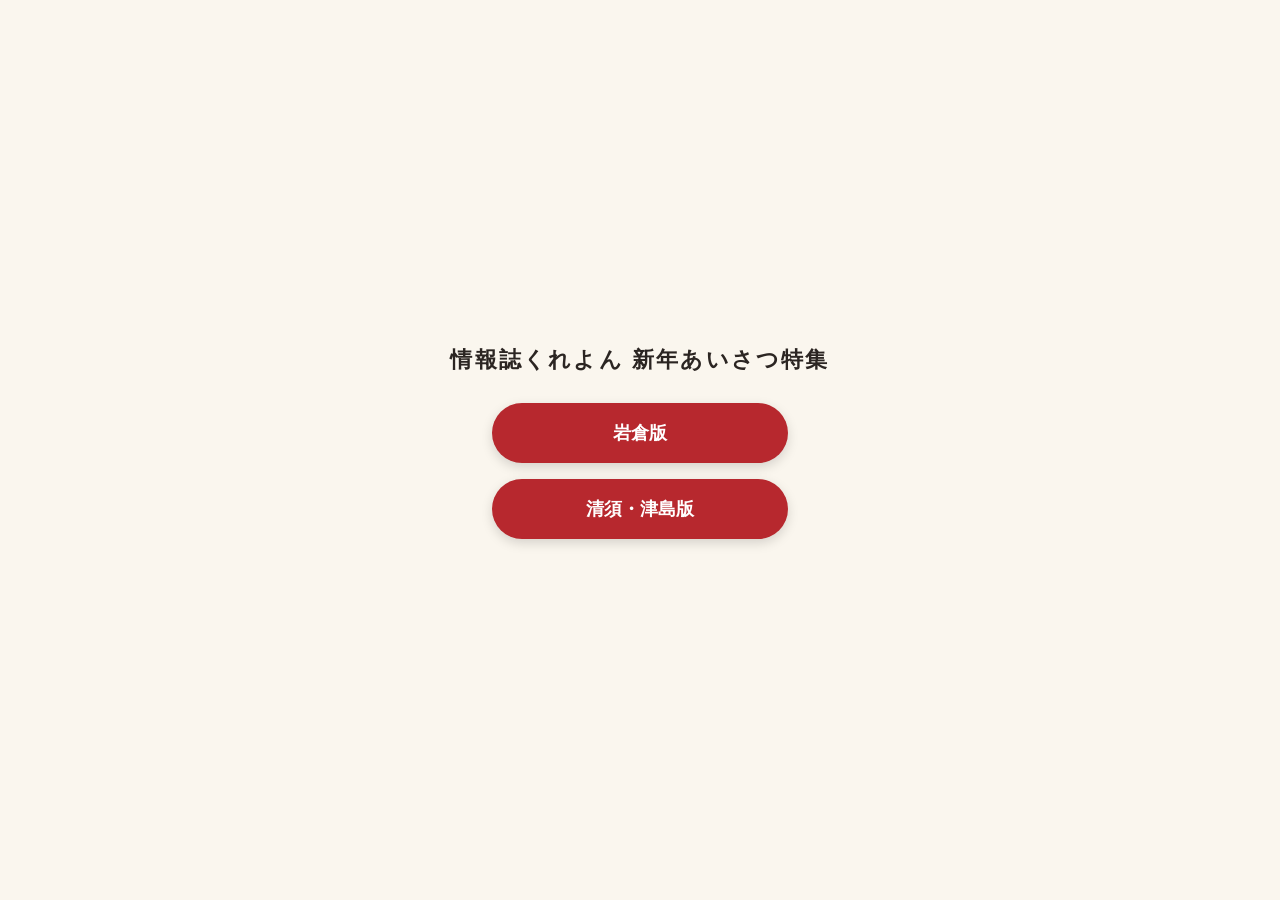
<file: index.html>
<!DOCTYPE html>
<html lang="ja">
<head>
  <meta charset="UTF-8">
  <meta name="viewport" content="width=device-width, initial-scale=1.0">
  <title>情報誌くれよん 新年あいさつ特集</title>
  <style>
    body { margin: 0; min-height: 100vh; display: flex; align-items: center; justify-content: center; background: #FAF6EE; color: #2B2522;
      font-family: 'Hiragino Kaku Gothic ProN', 'Yu Gothic', 'Noto Sans JP', sans-serif; }
    main { text-align: center; padding: 40px 16px; }
    h1 { font-size: 22px; margin: 0 0 28px; letter-spacing: .1em; }
    a { display: block; width: 260px; margin: 0 auto 16px; padding: 18px; border-radius: 999px; background: #B7282E; color: #fff;
      font-weight: 700; font-size: 18px; text-decoration: none; box-shadow: 0 4px 12px rgba(0,0,0,.15); }
    a:hover { background: #8E1B20; }
  </style>
</head>
<body>
  <main>
    <h1>情報誌くれよん 新年あいさつ特集</h1>
    <a href="iwakura/">岩倉版</a>
    <a href="kiyosu-tsushima/">清須・津島版</a>
  </main>
</body>
</html>
</file>
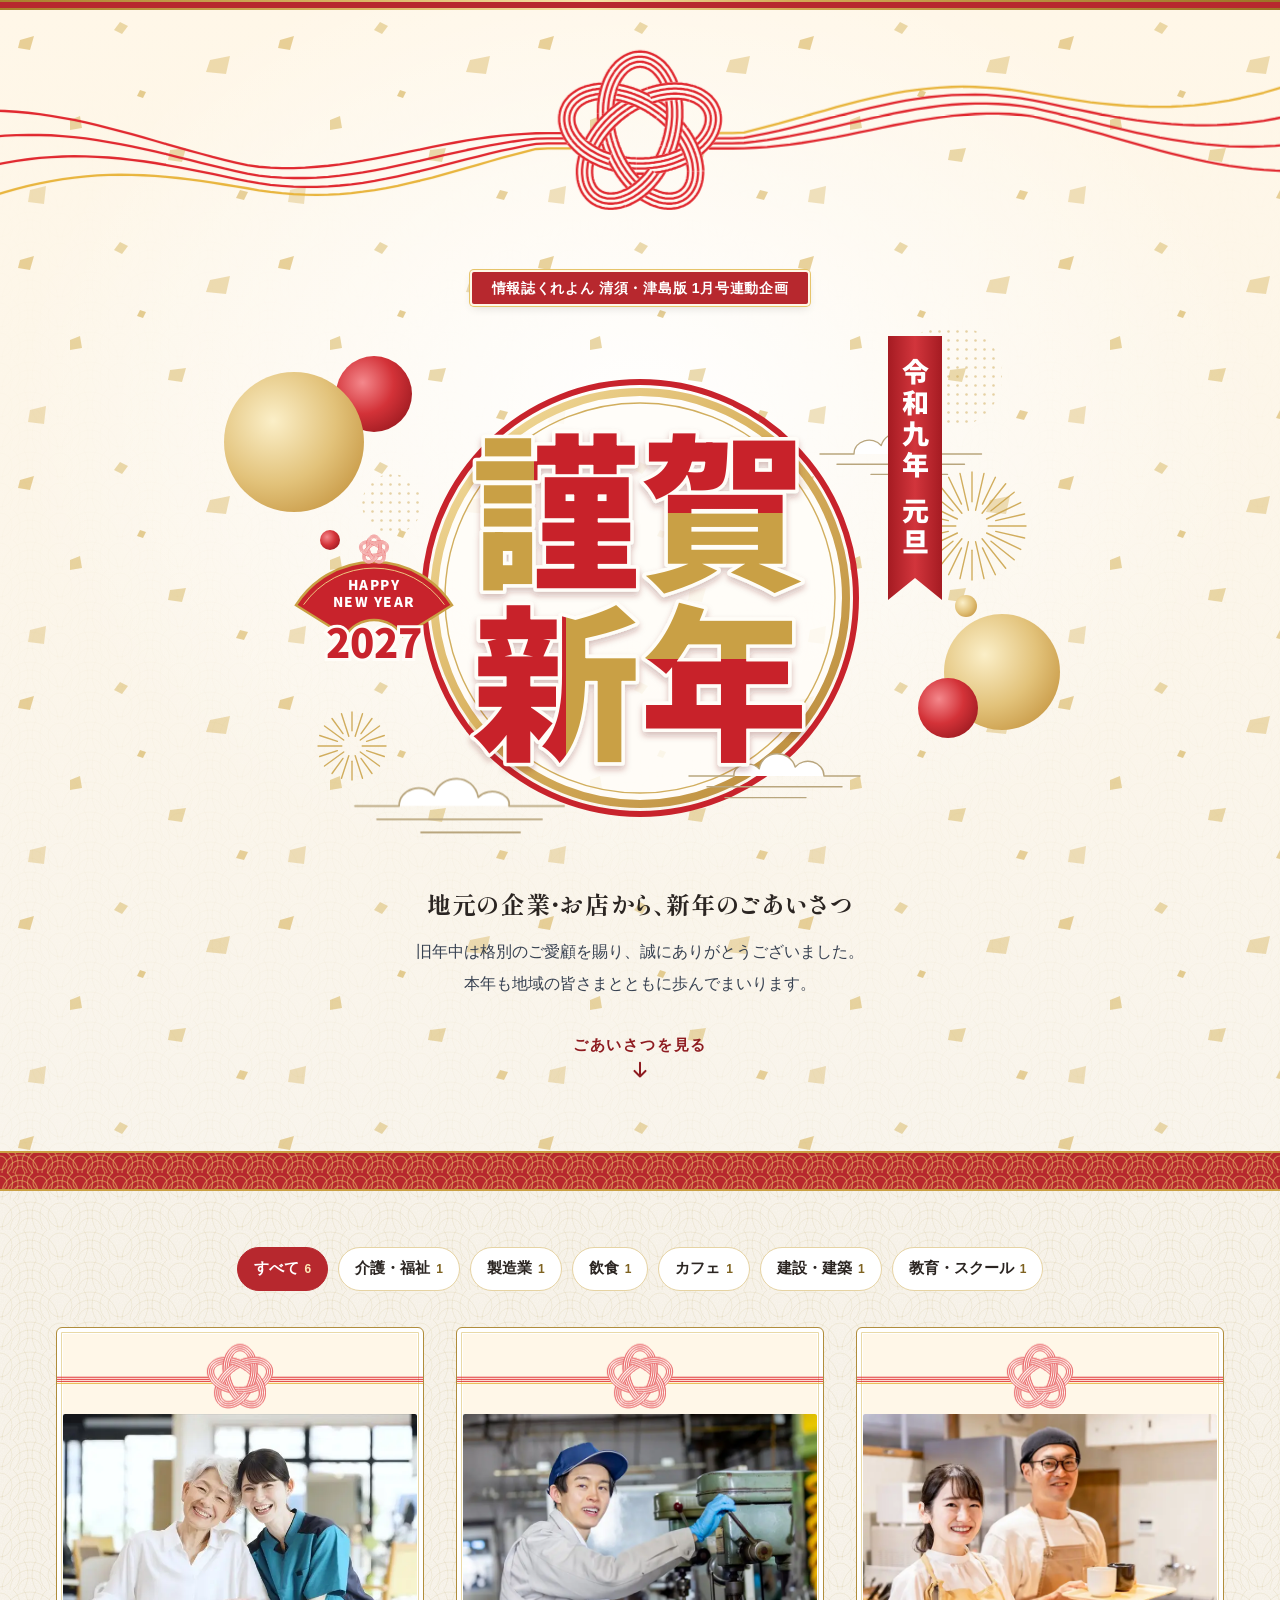
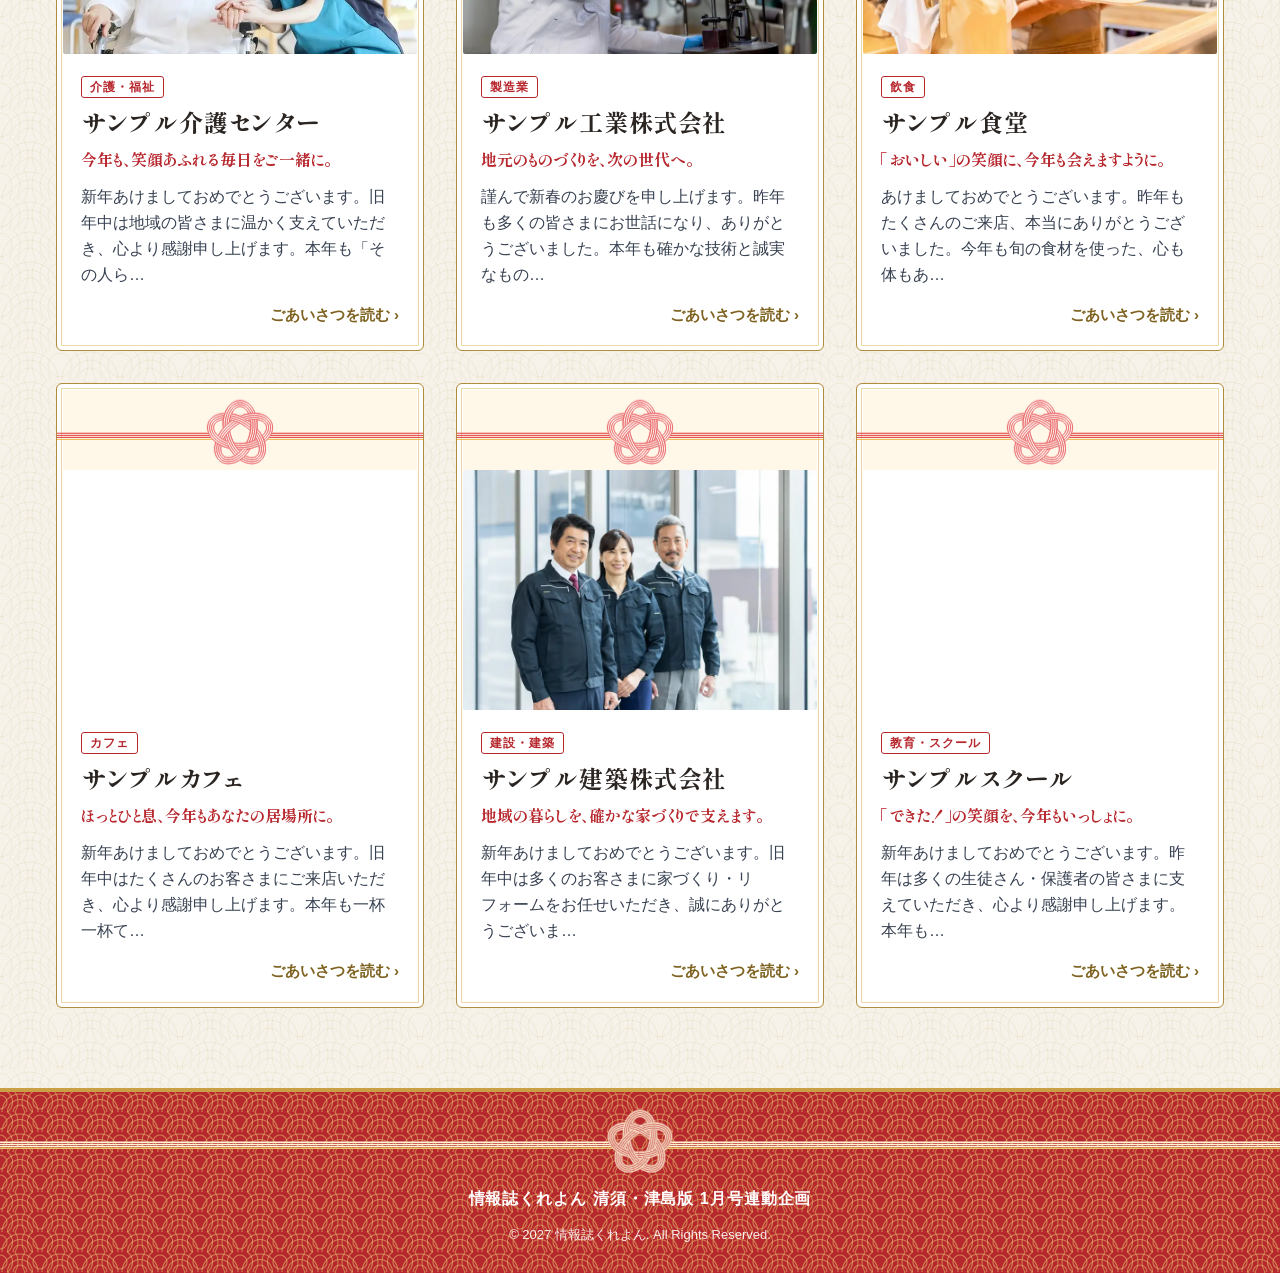
<file: kiyosu-tsushima-test/index.html>
<!DOCTYPE html>
<html lang="ja">
<head>
  <meta charset="UTF-8">
  <meta name="viewport" content="width=device-width, initial-scale=1.0">
  <title>謹賀新年 地元の企業・お店から、新年のごあいさつ｜情報誌くれよん 清須・津島版</title>
  <meta name="description" content="地元の企業・お店から、新年のごあいさつ。情報誌くれよん 清須・津島版 1月号連動企画">
  <meta name="robots" content="noindex, nofollow"><!-- 確認用（検索に出さない） -->
  <meta name="theme-color" content="#B7282E">
  <!-- LINE・SNSで送ったときの表示（画像のURLは公開先に合わせる） -->
  <meta property="og:type" content="website">
  <meta property="og:site_name" content="情報誌くれよん">
  <meta property="og:title" content="謹賀新年 地元の企業・お店から、新年のごあいさつ">
  <meta property="og:description" content="情報誌くれよん 清須・津島版 1月号連動企画">
  <meta property="og:url" content="https://kcreate-kureyon202701.github.io/kureyon-nenga-2027/kiyosu-tsushima-test/">
  <meta property="og:image" content="https://kcreate-kureyon202701.github.io/kureyon-nenga-2027/kiyosu-tsushima-test/og.png">
  <meta property="og:image:width" content="1200">
  <meta property="og:image:height" content="630">
  <meta property="og:locale" content="ja_JP">
  <meta name="twitter:card" content="summary_large_image">
  <link rel="icon" href="favicon.svg" type="image/svg+xml">
  <link rel="icon" href="favicon-32.png" sizes="32x32" type="image/png">
  <link rel="apple-touch-icon" href="apple-touch-icon.png">
  <link rel="preconnect" href="https://fonts.googleapis.com">
  <link rel="preconnect" href="https://fonts.gstatic.com" crossorigin>
  <link rel="preconnect" href="https://docs.google.com" crossorigin>
  <link rel="stylesheet" href="style.css?v=20261125b">
  <script>
    // 開いた瞬間の動きは、この端末で最初に開いたときだけ（2回目・「動きを減らす」設定ならすぐ表示）
    (function (h) {
      h.classList.add('js');
      try {
        var calm = window.matchMedia && matchMedia('(prefers-reduced-motion: reduce)').matches;
        if (!calm && !sessionStorage.getItem('nenga-intro')) { h.classList.add('intro'); sessionStorage.setItem('nenga-intro', '1'); }
      } catch (e) {}
    })(document.documentElement);
  </script>
  <script src="sheet-config.js?v=20261125b"></script>
  <script src="data.js?v=20261125b"></script>
  <script src="mizuhiki.js?v=20261125b"></script>
  <script src="common.js?v=20261125b"></script>
</head>
<body class="antialiased min-h-screen flex flex-col">

  <div class="obi"></div>
  <header class="hero relative overflow-hidden text-center px-4 pb-10 md:pb-16">
    <div class="kinpaku" aria-hidden="true"></div>
    <!-- 金の紙吹雪（ゆっくり舞い落ちる） -->
    <div class="confetti" aria-hidden="true"><i></i><i></i><i></i><i></i><i></i><i></i><i></i><i></i><i></i><i></i><i></i><i></i></div>

    <!-- 水引：左右から紐が伸びて、真ん中で梅結び -->
    <div id="heroMizuhiki" class="relative -mx-4 pt-3 md:pt-5 mb-6 md:mb-8 h-[130px] md:h-[230px]"></div>

    <div class="relative">
      <span data-site="badge" class="hero-badge inline-block bg-shu text-white font-bold px-5 py-1.5 rounded-sm text-xs md:text-sm tracking-wider mb-8 shadow-md"></span>
      <h1 id="title" class="max-w-[760px] mx-auto mb-6 md:mb-8 aspect-[760/520]"></h1>
      <p data-site="subtitle" class="font-mincho font-bold text-xl md:text-2xl mb-4 tracking-wider"></p>
      <p data-site="lead" class="text-base text-gray-700 leading-loose"></p>
      <a href="#list-top" class="scroll-hint intro-up">
        <span>ごあいさつを見る</span>
        <svg viewBox="0 0 24 24" width="22" height="22" aria-hidden="true"><path d="M12 4v15m0 0-6-6m6 6 6-6" fill="none" stroke="currentColor" stroke-width="2.2" stroke-linecap="round" stroke-linejoin="round"/></svg>
      </a>
    </div>
  </header>
  <div class="seigaiha-red h-8 md:h-10 border-y-2 border-kin"></div>

  <main id="list-top" class="max-w-[1200px] w-full mx-auto px-4 pt-10 md:pt-14 pb-20 flex-grow">
    <nav id="filters" class="filters" aria-label="業種でしぼりこむ" hidden></nav>
    <div id="list" class="grid grid-cols-1 md:grid-cols-2 xl:grid-cols-3 gap-8"></div>
  </main>

  <footer id="foot" hidden class="seigaiha-red text-white border-t-4 border-kin"></footer>

  <script>
  (function () {
    var html = document.documentElement;
    var listEl = document.getElementById('list');

    // ---- トップの大見出し（データを待たずにすぐ出す） ----
    var cached = readCache();
    if (cached && cached.site) window.SITE = Object.assign({}, window.SITE || {}, cached.site);
    var heroSig = '';
    function renderHero() {
      var S = window.SITE || {}, sig = [S.year, S.title, S.yearJa].join('|');
      fillSite();
      document.title = (S.title || '') + ' ' + (S.subtitle || '');
      if (sig === heroSig) return;
      heroSig = sig;
      document.getElementById('title').innerHTML = nengaLogoSVG(S.year, S.title || '', S.yearJa);
    }
    document.getElementById('heroMizuhiki').innerHTML = awajiSVG({ cls: 'h-full', wave: true });
    renderHero();
    document.getElementById('foot').innerHTML = footerHtml();
    if (!cached) listEl.innerHTML = '<div class="col-span-full">' + loaderHtml() + '</div>';

    // ---- 開いた瞬間の動き（約4秒）。画面を触ったら、すぐ終わりの状態に ----
    if (html.classList.contains('intro')) {
      var endIntro = function () {
        html.classList.add('intro-skip'); html.classList.remove('intro');
        ['pointerdown', 'keydown', 'wheel', 'touchstart'].forEach(function (t) { removeEventListener(t, endIntro, true); });
      };
      ['pointerdown', 'keydown', 'wheel', 'touchstart'].forEach(function (t) { addEventListener(t, endIntro, { capture: true, passive: true }); });
    }

    // ---- 紙吹雪は、トップが見えている間だけ動かす ----
    var conf = document.querySelector('.confetti');
    if ('IntersectionObserver' in window) new IntersectionObserver(function (e) { conf.classList.toggle('paused', !e[0].isIntersecting); }).observe(document.querySelector('.hero'));

    // ---- 会社のカード ----
    var filter = 'すべて';
    function cardHtml(c) {
      return '<article class="card card-rv" data-cat="' + esc(c.category) + '">' +
        '<a href="company.html?id=' + encodeURIComponent(c.id) + pv() + '" class="card-link" data-id="' + esc(c.id) + '">' +
          '<div class="card-noshi">' + noshiHtml() + '</div>' +
          '<div class="card-photo">' + photoHtml(c.photo, c.companyName) + staffHtml(c) + '</div>' +
          '<div class="flex flex-col flex-grow px-6 pt-5 pb-6">' +
            (c.category ? '<div class="mb-2"><span class="hanko">' + esc(c.category) + '</span></div>' : '') +
            '<h2 class="font-mincho font-extrabold text-xl md:text-2xl leading-snug mb-2 tracking-wide">' + esc(c.companyName) + '</h2>' +
            (c.catchphrase ? '<p class="font-mincho font-bold text-shu text-base leading-relaxed mb-3">' + esc(c.catchphrase) + '</p>' : '') +
            '<p class="text-base text-gray-700 leading-relaxed flex-grow">' + esc(shortText(c.message, 60)) + '</p>' +
            '<p class="card-more">ごあいさつを読む <span aria-hidden="true">›</span></p>' +
          '</div>' +
        '</a></article>';
    }
    function renderFilters(list) {
      var nav = document.getElementById('filters'), cats = [];
      list.forEach(function (c) { if (c.category && cats.indexOf(c.category) < 0) cats.push(c.category); });
      if (cats.length < 2) { nav.hidden = true; filter = 'すべて'; return; }
      if (filter !== 'すべて' && cats.indexOf(filter) < 0) filter = 'すべて';
      nav.hidden = false;
      nav.innerHTML = ['すべて'].concat(cats).map(function (k) {
        var n = k === 'すべて' ? list.length : list.filter(function (c) { return c.category === k; }).length;
        return '<button type="button" class="chip" aria-pressed="' + (k === filter) + '" data-cat="' + esc(k) + '">' + esc(k) + '<span class="chip-n">' + n + '</span></button>';
      }).join('');
    }
    function applyFilter(animate) {
      var i = 0;
      [].forEach.call(listEl.querySelectorAll('.card'), function (el) {
        var show = filter === 'すべて' || el.getAttribute('data-cat') === filter;
        el.hidden = !show;
        if (show && animate && !REDUCED) {
          el.classList.remove('is-in');
          el.style.setProperty('--d', Math.min(i++, 8) * 60 + 'ms');
          void el.offsetWidth; // いったん最初の状態にもどしてから
          el.classList.add('is-in');
        }
      });
    }
    document.getElementById('filters').addEventListener('click', function (e) {
      var b = e.target.closest('.chip'); if (!b) return;
      filter = b.getAttribute('data-cat');
      [].forEach.call(this.querySelectorAll('.chip'), function (x) { x.setAttribute('aria-pressed', String(x === b)); });
      applyFilter(true);
    });

    // カードの写真が、そのまま会社ページの写真につながって見えるように（対応ブラウザのみ）
    function markPhoto(id) {
      [].forEach.call(listEl.querySelectorAll('.card-photo img'), function (img) { img.style.viewTransitionName = ''; });
      var a = listEl.querySelector('.card-link[data-id="' + id + '"] .card-photo img');
      if (a) a.style.viewTransitionName = 'photo';
    }
    listEl.addEventListener('click', function (e) {
      var a = e.target.closest('.card-link'); if (!a) return;
      markPhoto(a.getAttribute('data-id'));
      try { sessionStorage.setItem('nenga-last', a.getAttribute('data-id')); } catch (x) {}
    });

    function renderList() {
      var list = window.COMPANIES || [];
      renderFilters(list);
      listEl.innerHTML = list.map(cardHtml).join('');
      applyFilter(false);
      try { var last = sessionStorage.getItem('nenga-last'); if (last) markPhoto(last); } catch (x) {}
      revealOnScroll(listEl.querySelectorAll('.card'), 110);
      document.getElementById('foot').hidden = false; // 一覧が出てからフッターを出す（下の部分がガタッと動かないように）
    }

    withData(function () {
      renderHero();
      document.getElementById('foot').innerHTML = footerHtml();
      renderList();
    });
  })();
  </script>
</body>
</html>
</file>
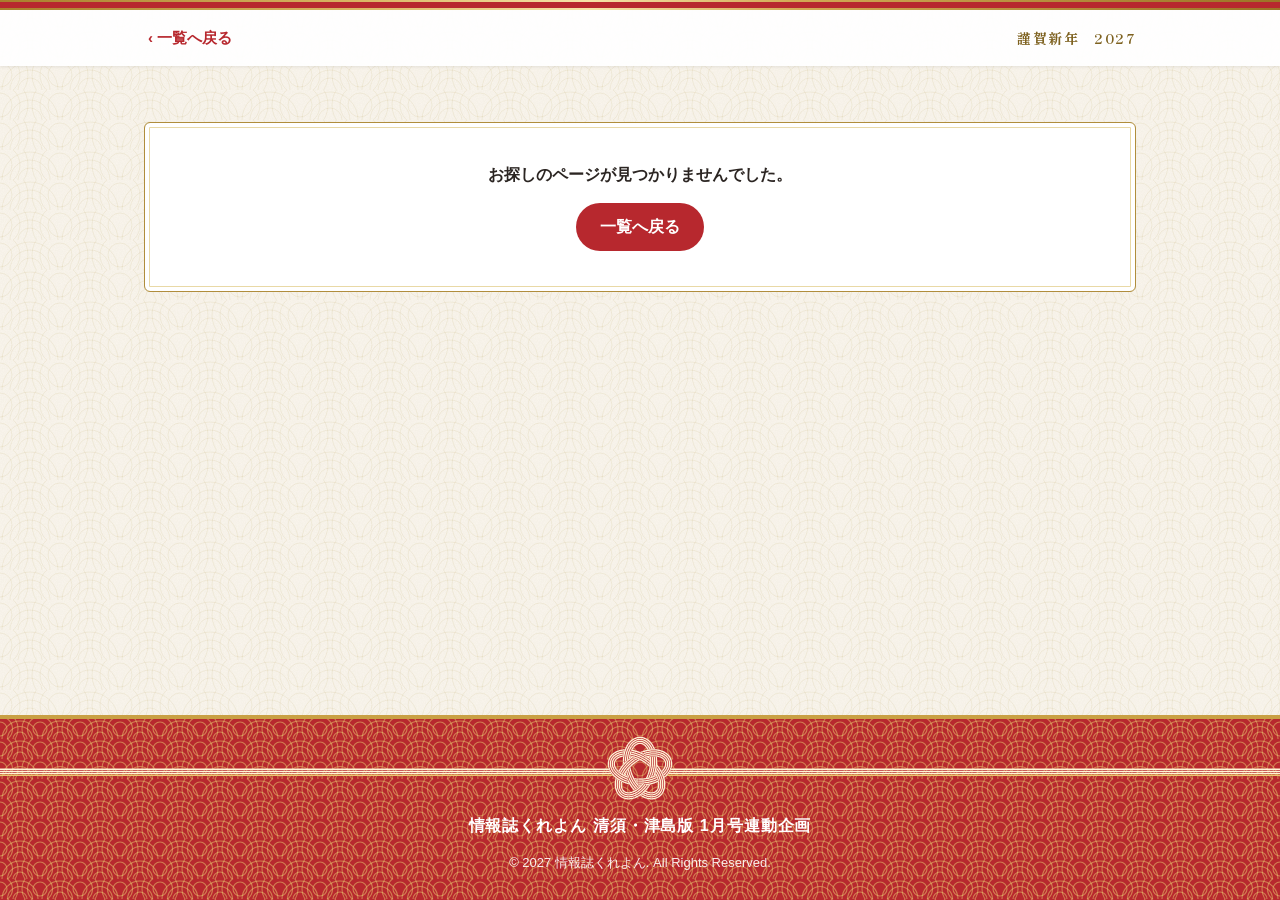
<file: kiyosu-tsushima-test/company.html>
<!DOCTYPE html>
<html lang="ja">
<head>
  <meta charset="UTF-8">
  <meta name="viewport" content="width=device-width, initial-scale=1.0">
  <title>新年のごあいさつ｜情報誌くれよん 清須・津島版</title>
  <meta name="description" content="地元の企業・お店から、新年のごあいさつ。情報誌くれよん 清須・津島版 1月号連動企画">
  <meta name="robots" content="noindex, nofollow"><!-- 確認用（検索に出さない） -->
  <meta name="theme-color" content="#B7282E">
  <!-- LINE・SNSで送ったときの表示（会社ページも共通の画像と文になります） -->
  <meta property="og:type" content="article">
  <meta property="og:site_name" content="情報誌くれよん">
  <meta property="og:title" content="新年のごあいさつ｜地元の企業・お店から">
  <meta property="og:description" content="情報誌くれよん 清須・津島版 1月号連動企画">
  <meta property="og:image" content="https://kcreate-kureyon202701.github.io/kureyon-nenga-2027/kiyosu-tsushima-test/og.png">
  <meta property="og:image:width" content="1200">
  <meta property="og:image:height" content="630">
  <meta property="og:locale" content="ja_JP">
  <meta name="twitter:card" content="summary_large_image">
  <link rel="icon" href="favicon.svg" type="image/svg+xml">
  <link rel="icon" href="favicon-32.png" sizes="32x32" type="image/png">
  <link rel="apple-touch-icon" href="apple-touch-icon.png">
  <link rel="preconnect" href="https://fonts.googleapis.com">
  <link rel="preconnect" href="https://fonts.gstatic.com" crossorigin>
  <link rel="preconnect" href="https://docs.google.com" crossorigin>
  <link rel="preconnect" href="https://drive.google.com" crossorigin>
  <link rel="stylesheet" href="style.css?v=20261125b">
  <script>document.documentElement.classList.add('js');</script>
  <script src="sheet-config.js?v=20261125b"></script>
  <script src="data.js?v=20261125b"></script>
  <script src="mizuhiki.js?v=20261125b"></script>
  <script src="common.js?v=20261125b"></script>
</head>
<body class="antialiased min-h-screen flex flex-col">

  <header class="site-head">
    <div class="obi"></div>
    <div class="max-w-5xl mx-auto px-4 h-14 flex items-center justify-between">
      <a href="index.html" class="back-link">‹ 一覧へ戻る</a>
      <div id="headTitle" class="font-mincho text-sm font-bold text-kin-dark hidden md:block tracking-widest"></div>
    </div>
  </header>

  <main id="page" class="max-w-5xl w-full mx-auto px-4 py-10 md:py-14 flex-grow">
    <!-- 読み込み中（すぐ出る。真っ白にしない） -->
    <div class="loader" role="status" aria-live="polite">
      <svg class="loader-knot" viewBox="-24 -24 48 48" aria-hidden="true"><g fill="#D8434A" stroke="#9E1F25" stroke-width="1"><circle cx="0" cy="-10.5" r="9.5"/><circle cx="10" cy="-3.2" r="9.5"/><circle cx="6.2" cy="8.5" r="9.5"/><circle cx="-6.2" cy="8.5" r="9.5"/><circle cx="-10" cy="-3.2" r="9.5"/></g><circle r="5" fill="#F3D27A"/></svg>
      <p>読み込み中…</p>
    </div>
  </main>

  <footer id="foot" hidden class="seigaiha-red text-white border-t-4 border-kin"></footer>

  <script>
  (function () {
    if (IS_PREVIEW) document.querySelectorAll('a[href="index.html"]').forEach(function (a) { a.href = 'index.html?preview=1'; });
    var page = document.getElementById('page');
    var id = new URLSearchParams(location.search).get('id');

    // 見出し（両わきに金の線と梅）。狭い画面では線を短くして1行に収める
    function heading(text) {
      return '<h2 class="ume-heading font-mincho font-extrabold"><span class="line"></span>' + umeIcon('ume') + '<span class="ume-text">' + esc(text) + '</span>' + umeIcon('ume') + '<span class="line r"></span></h2>';
    }
    function tableBlock(title, rows) {
      if (!rows || !rows.length) return '';
      return '<section><h2 class="sub-heading font-mincho font-extrabold">' + esc(title) + '</h2>' +
        '<div class="tbl-box"><table class="w-full text-base"><tbody>' + tableHtml(rows) + '</tbody></table></div></section>';
    }
    function freeBlock(title, text) {
      if (!text) return '';
      return '<section><h2 class="sub-heading font-mincho font-extrabold">' + esc(title || 'お知らせ') + '</h2>' +
        '<div class="bg-white kin-frame rounded-md p-6 text-base leading-loose whitespace-pre-line">' + esc(text) + '</div></section>';
    }
    function btn(href, label, cls, icon) {
      return '<a href="' + esc(href) + '" target="_blank" rel="noopener" class="big-btn ' + cls + '">' + (icon || '') + '<span>' + esc(label) + '</span></a>';
    }
    var IG_ICON = '<svg class="w-6 h-6 shrink-0" viewBox="0 0 24 24" fill="none" stroke="currentColor" stroke-width="2" aria-hidden="true"><rect x="3" y="3" width="18" height="18" rx="5"/><circle cx="12" cy="12" r="4"/><circle cx="17.5" cy="6.5" r="1" fill="currentColor" stroke="none"/></svg>';
    var TEL_ICON = '<svg class="w-6 h-6 shrink-0" viewBox="0 0 24 24" fill="none" stroke="currentColor" stroke-width="2" stroke-linejoin="round" aria-hidden="true"><path d="M5 3h4l2 5-2.5 1.5a11 11 0 0 0 6 6L16 13l5 2v4a2 2 0 0 1-2 2A16 16 0 0 1 3 5a2 2 0 0 1 2-2z"/></svg>';
    var MAP_ICON = '<svg class="w-6 h-6 shrink-0" viewBox="0 0 24 24" fill="none" stroke="currentColor" stroke-width="2" stroke-linejoin="round" aria-hidden="true"><path d="M12 21s-7-6.2-7-11.5a7 7 0 0 1 14 0C19 14.8 12 21 12 21z"/><circle cx="12" cy="9.5" r="2.5"/></svg>';

    function render() {
      var S = window.SITE || {};
      var foot = document.getElementById('foot'); foot.innerHTML = footerHtml(); foot.hidden = false;
      document.getElementById('headTitle').textContent = (S.title || '') + '　' + (S.year || '');
      var list = window.COMPANIES || [];
      var idx = -1;
      list.forEach(function (x, i) { if (String(x.id) === id) idx = i; });
      var c = list[idx];

      if (!c) {
        page.innerHTML = '<section class="bg-white kin-frame rounded-md p-10 text-center">' +
          '<p class="font-bold mb-4">お探しのページが見つかりませんでした。</p>' +
          '<a href="index.html' + (IS_PREVIEW ? '?preview=1' : '') + '" class="inline-block bg-shu text-white font-bold px-6 py-3 rounded-full">一覧へ戻る</a></section>';
        return;
      }
      document.title = c.companyName + '｜新年のごあいさつ｜情報誌くれよん';

      // 電話・地図（シートに値がある会社だけ）
      var addr = '';
      (c.overview || []).forEach(function (r) { if (/所在地|住所/.test(r[0]) && r[1]) addr = r[1]; });
      var tel = (c.tel || '').trim();
      var quick = (tel ? '<a class="quick-btn" href="tel:' + esc(tel.replace(/[^0-9+]/g, '')) + '">' + TEL_ICON + '<span><b>電話する</b><small>' + esc(tel) + '</small></span></a>' : '') +
        (addr ? '<a class="quick-btn" href="https://www.google.com/maps/search/?api=1&amp;query=' + encodeURIComponent(addr.replace(/\n/g, ' ')) + '" target="_blank" rel="noopener">' + MAP_ICON + '<span><b>地図で見る</b><small>Googleマップ</small></span></a>' : '');

      // 新春のお知らせ
      var news = (c.news || []).map(function (n) {
        return '<div class="bg-white kin-frame rounded-md p-6 news-card">' +
          '<h3 class="font-mincho font-extrabold text-lg mb-2 flex items-start gap-2"><span class="text-shu" aria-hidden="true">◆</span><span>' + esc(n.title) + '</span></h3>' +
          '<p class="text-base text-gray-700 leading-relaxed whitespace-pre-line">' + esc(n.text) + '</p></div>';
      }).join('');

      var extra = c.extraType === 'free' ? freeBlock(c.freeTitle, c.freeText) : tableBlock('求人情報', c.recruit);
      var tables = extra + tableBlock('会社情報', c.overview);

      var btns = (c.url ? btn(c.url, S.linkButton || 'ホームページを見る', 'bg-shu') : '') +
        (c.instagram ? btn(c.instagram, 'Instagramを見る', 'btn-insta', IG_ICON) : '') +
        (c.recruitUrl ? btn(c.recruitUrl, '求人情報はこちら', 'btn-recruit') : '');

      // あいさつ文：一行ずつ（パソコンは縦書きで筆で書くように、スマホは一段落ずつ）
      var lines = String(c.message || '').split('\n').map(function (l, i) {
        return '<span class="ln" style="--i:' + i + '">' + (l.trim() ? esc(l) : '　') + '</span>';
      }).join('');
      var signText = esc(c.companyName) + ((c.staffRole || c.staffName) ? '<br>' + esc(c.staffRole) + '　' + esc(c.staffName) : '');
      // パソコンでは、縦書きの横の空いたところに写真と署名を置く
      var sidePhoto = c.staffPhoto
        ? '<img src="' + esc(String(c.staffPhoto).replace(/&sz=w\d+$/, '&sz=w400')) + '" alt="' + esc((c.staffRole || '') + ' ' + (c.staffName || '')) + '" width="176" height="176" loading="lazy" class="greet-face">'
        : (c.photo ? '<div class="greet-photo">' + photoHtml(c.photo, c.companyName, '', { sizes: '260px' }) + '</div>' : '');

      var nav = '';
      if (list.length > 1) {
        var prev = list[(idx - 1 + list.length) % list.length], next = list[(idx + 1) % list.length];
        nav = '<nav class="pn" aria-label="ほかの会社のごあいさつ">' +
          '<a class="pn-a" href="company.html?id=' + encodeURIComponent(prev.id) + pv() + '"><small>‹ 前の会社</small><span>' + esc(prev.companyName) + '</span></a>' +
          '<a class="pn-a pn-next" href="company.html?id=' + encodeURIComponent(next.id) + pv() + '"><small>次の会社 ›</small><span>' + esc(next.companyName) + '</span></a>' +
          '</nav>';
      }

      page.innerHTML =
        '<div class="-mx-4 md:mx-0 mb-6">' + noshiHtml('lg') + '</div>' +
        '<section class="text-center mb-8">' +
          (c.category ? '<div class="mb-3"><span class="hanko">' + esc(c.category) + '</span></div>' : '') +
          '<h1 class="font-mincho font-extrabold text-3xl md:text-5xl tracking-wider leading-tight mb-3">' + esc(c.companyName) + '</h1>' +
          (c.catchphrase ? '<p class="font-mincho font-bold text-shu text-lg md:text-2xl">' + esc(c.catchphrase) + '</p>' : '') +
        '</section>' +
        '<section class="bg-white kin-frame rounded-md p-[6px] ' + (quick ? 'mb-6' : 'mb-14') + '">' +
          '<div class="h-64 md:h-[26rem] relative rounded-sm overflow-hidden">' + photoHtml(c.photo, c.companyName, '', { eager: true, vt: 'photo', sizes: '(min-width: 1024px) 1000px, 100vw' }) + staffHtml(c, 'lg') + '</div>' +
        '</section>' +
        (quick ? '<div class="quick">' + quick + '</div>' : '') +
        '<section class="mb-16">' + heading('新年のごあいさつ') +
          '<div class="bg-white kin-frame rounded-md overflow-hidden">' +
            '<div class="mx-[6px] mt-[6px] bg-kinari">' + noshiHtml() + '</div>' +
            '<div class="greet px-6 py-8 md:p-12">' +
              (sidePhoto ? '<div class="greet-side">' + sidePhoto + '<p class="greet-sign font-mincho">' + signText + '</p></div>' : '') +
              '<div class="tategaki-box font-mincho font-medium' + (sidePhoto ? ' has-side' : '') + '">' +
                '<p class="greet-lines">' + lines + '</p>' +
                '<p class="greet-sign-in font-mincho">' + signText + '</p>' +
              '</div>' +
            '</div>' +
          '</div>' +
        '</section>' +
        (news ? '<section class="mb-16">' + heading('新春のお知らせ') + '<div class="grid grid-cols-1 md:grid-cols-3 gap-6">' + news + '</div></section>' : '') +
        (tables ? '<div class="grid grid-cols-1 md:grid-cols-2 gap-10 mb-16">' + tables + '</div>' : '') +
        (btns ? '<section class="flex flex-col md:flex-row flex-wrap items-stretch justify-center gap-4 w-full max-w-sm md:max-w-none mx-auto mb-16">' + btns + '</section>' : '') +
        nav +
        '<p class="text-center mt-10"><a href="index.html' + (IS_PREVIEW ? '?preview=1' : '') + '" class="back-btn">ごあいさつの一覧へ戻る</a></p>';

      revealOnScroll(page.querySelectorAll('.greet-lines'), 0);
      revealOnScroll(page.querySelectorAll('.news-card'), 120);
    }

    withData(render, { now: true });
  })();
  </script>
</body>
</html>
</file>
<file: kiyosu-tsushima-test/style.css>
/*! tailwindcss v3.4.5 | MIT License | https://tailwindcss.com*/*,:after,:before{box-sizing:border-box;border:0 solid #e5e7eb}:after,:before{--tw-content:""}:host,html{line-height:1.5;-webkit-text-size-adjust:100%;-moz-tab-size:4;-o-tab-size:4;tab-size:4;font-family:Hiragino Sans,Hiragino Kaku Gothic ProN,Noto Sans CJK JP,Yu Gothic,Meiryo,sans-serif;font-feature-settings:normal;font-variation-settings:normal;-webkit-tap-highlight-color:transparent}body{margin:0;line-height:inherit}hr{height:0;color:inherit;border-top-width:1px}abbr:where([title]){-webkit-text-decoration:underline dotted;text-decoration:underline dotted}h1,h2,h3,h4,h5,h6{font-size:inherit;font-weight:inherit}a{color:inherit;text-decoration:inherit}b,strong{font-weight:bolder}code,kbd,pre,samp{font-family:ui-monospace,SFMono-Regular,Menlo,Monaco,Consolas,Liberation Mono,Courier New,monospace;font-feature-settings:normal;font-variation-settings:normal;font-size:1em}small{font-size:80%}sub,sup{font-size:75%;line-height:0;position:relative;vertical-align:initial}sub{bottom:-.25em}sup{top:-.5em}table{text-indent:0;border-color:inherit;border-collapse:collapse}button,input,optgroup,select,textarea{font-family:inherit;font-feature-settings:inherit;font-variation-settings:inherit;font-size:100%;font-weight:inherit;line-height:inherit;letter-spacing:inherit;color:inherit;margin:0;padding:0}button,select{text-transform:none}button,input:where([type=button]),input:where([type=reset]),input:where([type=submit]){-webkit-appearance:button;background-color:initial;background-image:none}:-moz-focusring{outline:auto}:-moz-ui-invalid{box-shadow:none}progress{vertical-align:initial}::-webkit-inner-spin-button,::-webkit-outer-spin-button{height:auto}[type=search]{-webkit-appearance:textfield;outline-offset:-2px}::-webkit-search-decoration{-webkit-appearance:none}::-webkit-file-upload-button{-webkit-appearance:button;font:inherit}summary{display:list-item}blockquote,dd,dl,figure,h1,h2,h3,h4,h5,h6,hr,p,pre{margin:0}fieldset{margin:0}fieldset,legend{padding:0}menu,ol,ul{list-style:none;margin:0;padding:0}dialog{padding:0}textarea{resize:vertical}input::-moz-placeholder,textarea::-moz-placeholder{opacity:1;color:#9ca3af}input::placeholder,textarea::placeholder{opacity:1;color:#9ca3af}[role=button],button{cursor:pointer}:disabled{cursor:default}audio,canvas,embed,iframe,img,object,svg,video{display:block;vertical-align:middle}img,video{max-width:100%;height:auto}[hidden]{display:none}*,::backdrop,:after,:before{--tw-border-spacing-x:0;--tw-border-spacing-y:0;--tw-translate-x:0;--tw-translate-y:0;--tw-rotate:0;--tw-skew-x:0;--tw-skew-y:0;--tw-scale-x:1;--tw-scale-y:1;--tw-pan-x: ;--tw-pan-y: ;--tw-pinch-zoom: ;--tw-scroll-snap-strictness:proximity;--tw-gradient-from-position: ;--tw-gradient-via-position: ;--tw-gradient-to-position: ;--tw-ordinal: ;--tw-slashed-zero: ;--tw-numeric-figure: ;--tw-numeric-spacing: ;--tw-numeric-fraction: ;--tw-ring-inset: ;--tw-ring-offset-width:0px;--tw-ring-offset-color:#fff;--tw-ring-color:#3b82f680;--tw-ring-offset-shadow:0 0 #0000;--tw-ring-shadow:0 0 #0000;--tw-shadow:0 0 #0000;--tw-shadow-colored:0 0 #0000;--tw-blur: ;--tw-brightness: ;--tw-contrast: ;--tw-grayscale: ;--tw-hue-rotate: ;--tw-invert: ;--tw-saturate: ;--tw-sepia: ;--tw-drop-shadow: ;--tw-backdrop-blur: ;--tw-backdrop-brightness: ;--tw-backdrop-contrast: ;--tw-backdrop-grayscale: ;--tw-backdrop-hue-rotate: ;--tw-backdrop-invert: ;--tw-backdrop-opacity: ;--tw-backdrop-saturate: ;--tw-backdrop-sepia: ;--tw-contain-size: ;--tw-contain-layout: ;--tw-contain-paint: ;--tw-contain-style: }.absolute{position:absolute}.relative{position:relative}.bottom-3{bottom:.75rem}.right-4{right:1rem}.z-10{z-index:10}.col-span-full{grid-column:1/-1}.-mx-4{margin-left:-1rem;margin-right:-1rem}.mx-\[6px\]{margin-left:6px;margin-right:6px}.mx-auto{margin-left:auto;margin-right:auto}.-mt-3{margin-top:-.75rem}.mb-14{margin-bottom:3.5rem}.mb-16{margin-bottom:4rem}.mb-2{margin-bottom:.5rem}.mb-3{margin-bottom:.75rem}.mb-4{margin-bottom:1rem}.mb-6{margin-bottom:1.5rem}.mb-8{margin-bottom:2rem}.mt-10{margin-top:2.5rem}.mt-\[6px\]{margin-top:6px}.inline-block{display:inline-block}.flex{display:flex}.table{display:table}.grid{display:grid}.hidden{display:none}.aspect-\[760\/520\]{aspect-ratio:760/520}.h-14{height:3.5rem}.h-16{height:4rem}.h-24{height:6rem}.h-6{height:1.5rem}.h-64{height:16rem}.h-8{height:2rem}.h-\[130px\]{height:130px}.h-auto{height:auto}.h-full{height:100%}.min-h-screen{min-height:100vh}.w-16{width:4rem}.w-2\/5{width:40%}.w-24{width:6rem}.w-6{width:1.5rem}.w-full{width:100%}.max-w-5xl{max-width:64rem}.max-w-\[1200px\]{max-width:1200px}.max-w-\[760px\]{max-width:760px}.max-w-sm{max-width:24rem}.shrink-0{flex-shrink:0}.flex-grow{flex-grow:1}.transform{transform:translate(var(--tw-translate-x),var(--tw-translate-y)) rotate(var(--tw-rotate)) skewX(var(--tw-skew-x)) skewY(var(--tw-skew-y)) scaleX(var(--tw-scale-x)) scaleY(var(--tw-scale-y))}.grid-cols-1{grid-template-columns:repeat(1,minmax(0,1fr))}.flex-col{flex-direction:column}.flex-wrap{flex-wrap:wrap}.items-start{align-items:flex-start}.items-end{align-items:flex-end}.items-center{align-items:center}.items-stretch{align-items:stretch}.justify-center{justify-content:center}.justify-between{justify-content:space-between}.gap-10{gap:2.5rem}.gap-2{gap:.5rem}.gap-4{gap:1rem}.gap-6{gap:1.5rem}.gap-8{gap:2rem}.overflow-hidden{overflow:hidden}.overflow-visible{overflow:visible}.whitespace-nowrap{white-space:nowrap}.whitespace-pre-line{white-space:pre-line}.break-words{overflow-wrap:break-word}.rounded-2xl{border-radius:1rem}.rounded-full{border-radius:9999px}.rounded-md{border-radius:.375rem}.rounded-sm{border-radius:.125rem}.border-4{border-width:4px}.border-y-2{border-top-width:2px;border-bottom-width:2px}.border-t-4{border-top-width:4px}.border-white{--tw-border-opacity:1;border-color:rgb(255 255 255/var(--tw-border-opacity))}.bg-white{--tw-bg-opacity:1;background-color:rgb(255 255 255/var(--tw-bg-opacity))}.object-cover{-o-object-fit:cover;object-fit:cover}.p-10{padding:2.5rem}.p-6{padding:1.5rem}.p-\[6px\]{padding:6px}.px-3{padding-left:.75rem;padding-right:.75rem}.px-4{padding-left:1rem;padding-right:1rem}.px-5{padding-left:1.25rem;padding-right:1.25rem}.px-6{padding-left:1.5rem;padding-right:1.5rem}.py-1{padding-top:.25rem;padding-bottom:.25rem}.py-1\.5{padding-top:.375rem;padding-bottom:.375rem}.py-10{padding-top:2.5rem;padding-bottom:2.5rem}.py-3{padding-top:.75rem;padding-bottom:.75rem}.py-3\.5{padding-top:.875rem;padding-bottom:.875rem}.py-8{padding-top:2rem;padding-bottom:2rem}.pb-10{padding-bottom:2.5rem}.pb-20{padding-bottom:5rem}.pb-6{padding-bottom:1.5rem}.pt-10{padding-top:2.5rem}.pt-3{padding-top:.75rem}.pt-5{padding-top:1.25rem}.text-left{text-align:left}.text-center{text-align:center}.align-top{vertical-align:top}.text-3xl{font-size:1.875rem;line-height:2.25rem}.text-\[10px\]{font-size:10px}.text-base{font-size:1rem;line-height:1.5rem}.text-lg{font-size:1.125rem;line-height:1.75rem}.text-sm{font-size:.875rem;line-height:1.25rem}.text-xl{font-size:1.25rem;line-height:1.75rem}.text-xs{font-size:.75rem;line-height:1rem}.font-black{font-weight:900}.font-bold{font-weight:700}.font-extrabold{font-weight:800}.font-medium{font-weight:500}.leading-loose{line-height:2}.leading-relaxed{line-height:1.625}.leading-snug{line-height:1.375}.leading-tight{line-height:1.25}.tracking-\[0\.4em\]{letter-spacing:.4em}.tracking-wide{letter-spacing:.025em}.tracking-wider{letter-spacing:.05em}.tracking-widest{letter-spacing:.1em}.text-\[\#8E6B2A\]{--tw-text-opacity:1;color:rgb(142 107 42/var(--tw-text-opacity))}.text-gray-700{--tw-text-opacity:1;color:rgb(55 65 81/var(--tw-text-opacity))}.text-white{--tw-text-opacity:1;color:rgb(255 255 255/var(--tw-text-opacity))}.antialiased{-webkit-font-smoothing:antialiased;-moz-osx-font-smoothing:grayscale}.shadow-lg{--tw-shadow:0 10px 15px -3px #0000001a,0 4px 6px -4px #0000001a;--tw-shadow-colored:0 10px 15px -3px var(--tw-shadow-color),0 4px 6px -4px var(--tw-shadow-color)}.shadow-lg,.shadow-md{box-shadow:var(--tw-ring-offset-shadow,0 0 #0000),var(--tw-ring-shadow,0 0 #0000),var(--tw-shadow)}.shadow-md{--tw-shadow:0 4px 6px -1px #0000001a,0 2px 4px -2px #0000001a;--tw-shadow-colored:0 4px 6px -1px var(--tw-shadow-color),0 2px 4px -2px var(--tw-shadow-color)}.filter{filter:var(--tw-blur) var(--tw-brightness) var(--tw-contrast) var(--tw-grayscale) var(--tw-hue-rotate) var(--tw-invert) var(--tw-saturate) var(--tw-sepia) var(--tw-drop-shadow)}:root{--shu:#b7282e;--shu-dark:#8e1b20;--kin:#b08d3c;--kin-dark:#7e6220;--kin-light:#e9d9a6;--kin-line:#e6d3a3;--kin-grad:linear-gradient(115deg,#a97f2c,#d9b663 28%,#f6e4a8 46%,#d2aa55 62%,#9c7426);--kinari:#fff7e8;--washi:#faf6ee;--sumi:#2b2522;--th-bg:#fbf3e1;--th-text:#6e521a;--ease:cubic-bezier(.2,.7,.2,1)}html{scroll-behavior:smooth;-webkit-text-size-adjust:100%}body{background-color:var(--washi);background-image:url("data:image/svg+xml;charset=utf-8,%3Csvg xmlns='http://www.w3.org/2000/svg' width='180' height='180'%3E%3Cfilter id='a'%3E%3CfeTurbulence baseFrequency='.85' numOctaves='3' stitchTiles='stitch' type='fractalNoise'/%3E%3CfeColorMatrix values='0 0 0 0 .45 0 0 0 0 .36 0 0 0 0 .2 0 0 0 .09 0'/%3E%3C/filter%3E%3Cpath d='M0 0h180v180H0z' filter='url(%23a)'/%3E%3C/svg%3E"),url("data:image/svg+xml;charset=utf-8,%3Csvg xmlns='http://www.w3.org/2000/svg' width='60' height='30'%3E%3Cg fill='none' stroke='%23B08D3C' stroke-opacity='.11'%3E%3Ccircle cx='30' cy='30' r='28'/%3E%3Ccircle cx='30' cy='30' r='20'/%3E%3Ccircle cx='30' cy='30' r='12'/%3E%3Ccircle cy='15' r='28'/%3E%3Ccircle cy='15' r='20'/%3E%3Ccircle cy='15' r='12'/%3E%3Ccircle cx='60' cy='15' r='28'/%3E%3Ccircle cx='60' cy='15' r='20'/%3E%3Ccircle cx='60' cy='15' r='12'/%3E%3C/g%3E%3C/svg%3E");color:var(--sumi);font-family:Hiragino Sans,Hiragino Kaku Gothic ProN,Noto Sans CJK JP,Yu Gothic,Meiryo,sans-serif;overflow-x:hidden}.font-mincho{font-family:Shippori Mincho B1,Hiragino Mincho ProN,Yu Mincho,serif;font-feature-settings:"palt"}.text-shu{color:var(--shu)}.text-kin{color:var(--kin)}.text-kin-dark{color:var(--kin-dark)}.bg-shu{background-color:var(--shu)}.bg-kinari{background-color:var(--kinari)}.border-kin{border-color:#c9a044}:focus-visible{outline:3px solid #c9a044;outline-offset:3px;border-radius:4px}.kin-frame{border:1px solid var(--kin);box-shadow:inset 0 0 0 4px #fff,inset 0 0 0 5px var(--kin-light)}.obi{height:10px;background:var(--kin-grad) top /100% 2px no-repeat,var(--kin-grad) bottom /100% 2px no-repeat,var(--shu)}.hanko{display:inline-block;border:1.5px solid var(--shu);color:var(--shu);background:#fff;font-weight:700;font-size:12px;padding:1px 8px;border-radius:3px;letter-spacing:.08em}.placeholder{background:radial-gradient(circle at 50% 45%,#e2474d 0 18%,#0000 18.5%),linear-gradient(160deg,#f6ebd2,#ead7a8)}.kinpaku{position:absolute;inset:0;pointer-events:none;background-image:url("data:image/svg+xml;charset=utf-8,%3Csvg xmlns='http://www.w3.org/2000/svg' width='260' height='220'%3E%3Cg fill='%23D4AF52'%3E%3Cpath d='m20 30 14-4-4 14-12-2z' opacity='.55'/%3E%3Cpath d='m120 12 8 4-6 8-8-4z' opacity='.45'/%3E%3Cpath d='m210 50 20-4-4 18-20-2z' opacity='.4'/%3E%3Cpath d='m70 110 10-4 2 12-12 2z' opacity='.5'/%3E%3Cpath d='m170 140 16-2-4 14-14-2z' opacity='.45'/%3E%3Cpath d='m240 180 8 2-4 8-8-2z' opacity='.55'/%3E%3Cpath d='m30 180 16-4-2 18-16-2z' opacity='.35'/%3E%3Cpath d='m140 80 6 2-3 6-6-2z' opacity='.6'/%3E%3C/g%3E%3C/svg%3E")}.hero{background:radial-gradient(ellipse 70% 60% at 50% 35%,#fffffff2 0,#fff0 70%),linear-gradient(180deg,var(--kinari) 0,#faf6ee99 100%)}.hero-badge{box-shadow:0 0 0 2px var(--kinari),0 0 0 3px #e6c46b,0 4px 10px #0000001f}.seigaiha-red{background-color:var(--shu);background-image:url("data:image/svg+xml;charset=utf-8,%3Csvg xmlns='http://www.w3.org/2000/svg' width='40' height='20'%3E%3Cg fill='none' stroke='%23E6C46B' stroke-opacity='.55' stroke-width='1.1'%3E%3Ccircle cx='20' cy='20' r='18'/%3E%3Ccircle cx='20' cy='20' r='12.5'/%3E%3Ccircle cx='20' cy='20' r='7'/%3E%3Ccircle cy='10' r='18'/%3E%3Ccircle cy='10' r='12.5'/%3E%3Ccircle cy='10' r='7'/%3E%3Ccircle cx='40' cy='10' r='18'/%3E%3Ccircle cx='40' cy='10' r='12.5'/%3E%3Ccircle cx='40' cy='10' r='7'/%3E%3C/g%3E%3C/svg%3E")}.sp-br{display:inline}@media (min-width:768px){.sp-br{display:none}}@media (max-width:767px){[data-site=lead],[data-site=subtitle]{text-wrap:balance}}.scroll-hint{display:inline-flex;flex-direction:column;align-items:center;gap:2px;margin-top:1.75rem;color:var(--shu-dark);font-weight:700;font-size:15px;letter-spacing:.12em;text-decoration:none;padding:6px 14px}.scroll-hint svg{animation:bob 2.2s var(--ease) infinite}@keyframes bob{0%,to{transform:translateY(0)}50%{transform:translateY(6px)}}.filters{display:flex;flex-wrap:wrap;justify-content:center;gap:8px 10px;margin:0 auto 2.25rem;max-width:900px}.chip{display:inline-flex;align-items:center;gap:6px;min-height:44px;padding:6px 16px;border-radius:999px;background:#fff;border:1.5px solid var(--kin-line);color:var(--sumi);font-size:15px;transition:background-color .25s,color .25s,border-color .25s;cursor:pointer}.chip,.chip-n{font-weight:700}.chip-n{font-size:12px;color:var(--kin-dark)}.chip[aria-pressed=true]{background:var(--shu);border-color:var(--shu);color:#fff}.chip[aria-pressed=true] .chip-n{color:#fce7b5}@media (hover:hover){.chip:hover{border-color:var(--kin)}}.card{background:#fff;border-radius:6px;overflow:hidden;border:1px solid var(--kin);box-shadow:inset 0 0 0 4px #fff,inset 0 0 0 5px var(--kin-light);position:relative;transition:transform .5s var(--ease),box-shadow .5s var(--ease)}.card,.card-link{display:flex;flex-direction:column}.card-link{height:100%;text-decoration:none;color:inherit;-webkit-tap-highlight-color:transparent}.card-noshi{margin:6px 6px 0;padding-top:8px;background:var(--kinari);position:relative}.card-noshi svg{overflow:visible}.card-noshi .mz-knot{transform-box:fill-box;transform-origin:center;transition:transform .5s var(--ease)}.card-photo{position:relative;height:14rem;margin:0 6px;border-radius:2px;overflow:hidden}@media (min-width:768px){.card-photo{height:15rem}}.card-photo>img{transition:transform .9s var(--ease)}.card-more{text-align:right;font-size:15px;font-weight:700;color:var(--kin-dark);margin-top:1rem;transition:color .3s}@media (hover:hover){.card:hover{transform:translateY(-4px);box-shadow:inset 0 0 0 4px #fff,inset 0 0 0 5px var(--kin-light),0 18px 40px -12px #b08d3c8c}.card:hover .card-noshi .mz-knot{transform:scale(1.22)}.card:hover .card-photo>img{transform:scale(1.04)}.card:hover .card-more{color:var(--shu-dark)}}.card:active .card-noshi .mz-knot{transform:scale(1.22)}.card:active .card-photo>img{transform:scale(1.04)}.js .card-rv{opacity:0;transform:translateY(22px) rotate(-.6deg)}.js .card-rv.is-in{opacity:1;transform:none;transition:opacity .8s var(--ease) var(--d,0ms),transform .9s var(--ease) var(--d,0ms),box-shadow .5s var(--ease)}@media (hover:hover){.js .card-rv.is-in:hover{transform:translateY(-4px);transition-delay:0ms}}.loader{display:flex;flex-direction:column;align-items:center;justify-content:center;gap:14px;min-height:40vh;color:var(--kin-dark);font-weight:700;letter-spacing:.2em;font-size:15px}.loader-knot{width:64px;height:64px;animation:spin 2.8s linear infinite}@keyframes spin{to{transform:rotate(1turn)}}.site-head{position:sticky;top:0;z-index:50;background:#fffffff2;box-shadow:0 1px 3px #00000014}.back-link{font-size:15px;padding:10px 4px}.back-btn,.back-link{color:var(--shu);font-weight:700}.back-btn{display:inline-block;border:1.5px solid var(--shu);padding:12px 28px;border-radius:999px;background:#fff}.ume-heading{display:flex;align-items:center;justify-content:center;gap:.45em;margin-bottom:2rem;font-size:clamp(1.25rem,5.2vw,1.875rem);letter-spacing:.14em}.ume-heading .ume-text{white-space:nowrap}.ume-heading .ume{width:1.05em;height:1.05em;flex-shrink:0}.ume-heading .line{flex:0 1 5em;min-width:0;height:1.5px;background:linear-gradient(90deg,#0000,var(--kin))}.ume-heading .line.r{background:linear-gradient(270deg,#0000,var(--kin))}@media (max-width:420px){.ume-heading .line{flex-basis:1.6em}}.sub-heading{font-size:1.25rem;margin-bottom:1rem;color:var(--shu);letter-spacing:.12em}.quick{display:grid;grid-template-columns:repeat(auto-fit,minmax(150px,1fr));gap:12px;margin-bottom:3.5rem}.quick-btn{display:flex;align-items:center;justify-content:center;gap:10px;min-height:64px;padding:10px 16px;background:#fff;border:1.5px solid var(--shu);color:var(--shu);border-radius:12px;text-decoration:none}.quick-btn b{display:block;font-size:17px;line-height:1.3}.quick-btn small{display:block;font-size:13px;color:var(--sumi);line-height:1.3}.quick-btn:active{background:#fdf1ee}@media (hover:hover){.quick-btn:hover{background:#fdf1ee}}.tbl-box{background:#fff;border-radius:6px;overflow:hidden;border:1px solid var(--kin-line)}.tbl-row{border-bottom:1px solid #efe3c4}.tbl-row:last-child{border-bottom:0}.tbl-th{background:var(--th-bg);color:var(--th-text)}.big-btn{display:inline-flex;align-items:center;justify-content:center;gap:8px;color:#fff;font-weight:700;font-size:1.125rem;padding:1rem 2.5rem;border-radius:999px;box-shadow:0 10px 20px -8px #00000059;transition:opacity .3s}.big-btn:hover{opacity:.9}.btn-insta{background:linear-gradient(45deg,#f09433,#e6683c 25%,#dc2743 50%,#cc2366 75%,#bc1888)}.btn-recruit{background:linear-gradient(180deg,#b08d3c,#8a6a22)}.pn{display:grid;grid-template-columns:1fr 1fr;gap:12px}.pn-a{display:flex;flex-direction:column;gap:2px;padding:14px 16px;background:#fff;border:1px solid var(--kin-line);border-radius:8px;min-height:64px}.pn-a small{color:var(--kin-dark);font-weight:700;font-size:13px}.pn-a span{font-family:Shippori Mincho B1,serif;font-weight:700;font-size:16px;line-height:1.4}.pn-next{text-align:right}@media (hover:hover){.pn-a:hover{border-color:var(--kin)}}.tategaki-box{line-height:2.1;font-size:17px}.greet-lines .ln{display:block}.greet-side{display:none}.greet-sign-in{font-weight:700;margin-top:2rem;text-align:right}@media (min-width:768px){.greet{justify-content:center;gap:3.5rem}.greet,.greet-side{display:flex;align-items:center}.greet-side{flex-direction:column;gap:1.25rem;flex-shrink:0}.greet-face{width:176px;height:176px;border-radius:50%;-o-object-fit:cover;object-fit:cover;border:5px solid #fff;box-shadow:0 0 0 1px var(--kin),0 12px 28px -10px #00000059}.greet-photo{width:220px;height:280px;overflow:hidden;border-radius:3px;border:5px solid #fff;box-shadow:0 0 0 1px var(--kin),0 12px 28px -10px #0000004d;transform:rotate(-1.2deg)}.greet-sign{font-weight:700;text-align:center;line-height:1.8;letter-spacing:.1em}.tategaki-box{writing-mode:vertical-rl;height:30rem;overflow-x:auto;line-height:2.3;letter-spacing:.1em;font-size:18px;margin:0 auto;width:-moz-fit-content;width:fit-content;max-width:100%}.tategaki-box.has-side{margin:0}.tategaki-box.has-side .greet-sign-in{display:none}.greet-sign-in{margin-top:0;margin-right:2.5rem;text-align:left}}.js .greet-lines .ln{opacity:0;transform:translateY(10px)}.js .greet-lines.is-in .ln{opacity:1;transform:none;transition:opacity 1s var(--ease),transform 1.1s var(--ease);transition-delay:calc(min(var(--i), 14)*.17s)}@media (min-width:768px){.js .greet-lines .ln{transform:translateY(-14px)}}.js .news-card{opacity:0;transform:translateY(16px)}.js .news-card.is-in{opacity:1;transform:none;transition:opacity .8s var(--ease) var(--d,0ms),transform .9s var(--ease) var(--d,0ms)}@view-transition{navigation:auto}::view-transition-group(photo){animation-duration:.5s;animation-timing-function:cubic-bezier(.3,.7,.2,1)}::view-transition-new(root),::view-transition-old(root){animation-duration:.3s}.foot-inner{text-align:center;padding:1rem 1rem 1.75rem}.foot-knot{margin:0 -1rem}.foot-badge{font-weight:700;font-size:16px;letter-spacing:.06em;line-height:1.6;margin-top:.5rem}.foot-link{display:inline-block;margin-top:.9rem;padding:10px 22px;border:1.5px solid #fff3d6d9;border-radius:999px;color:#fff;font-weight:700;font-size:15px}.foot-copy{margin-top:.9rem;font-size:13px;color:#ffffffe6}.intro .mz-l{animation:tailL 1.9s cubic-bezier(.25,.8,.25,1) both}.intro .mz-r{animation:tailR 1.9s cubic-bezier(.25,.8,.25,1) both}.intro .mz-knot{animation:knotIn 1.1s var(--ease) 1.25s both;transform-box:fill-box;transform-origin:center}@keyframes tailL{0%{transform:translateX(-1300px)}to{transform:none}}@keyframes tailR{0%{transform:translateX(1300px)}to{transform:none}}@keyframes knotIn{0%{opacity:0;transform:scale(.5) rotate(-50deg)}70%{opacity:1;transform:scale(1.06) rotate(4deg)}to{opacity:1;transform:none}}.intro .ng-deco,.intro .ng-rib{animation:fadeIn 1.4s ease .4s both}.intro .ng-ch{animation:chIn 1s var(--ease) both;animation-delay:calc(1.7s + var(--i)*.38s);transform-box:fill-box;transform-origin:center}@keyframes chIn{0%{opacity:0;transform:translateY(22px) scale(.88)}60%{opacity:1}to{opacity:1;transform:none}}.ng-shine{opacity:0;animation:shineLoop 7s ease-in-out 1.2s infinite}.intro .ng-shine{animation-delay:3.7s}@keyframes shineLoop{0%{opacity:0;transform:skewX(-18deg) translateX(-140px)}3%{opacity:1}15%{opacity:1}18%,to{opacity:0;transform:skewX(-18deg) translateX(580px)}}.ng-spark{opacity:0;transform-box:fill-box;transform-origin:center;animation:twinkle var(--t,3s) ease-in-out var(--dl,0s) infinite}.intro .ng-spark{animation-delay:calc(var(--dl, 0s) + 3.4s)}@keyframes twinkle{0%,to{opacity:0;transform:scale(.2) rotate(0deg)}45%{opacity:1;transform:scale(1) rotate(45deg)}60%{opacity:.9;transform:scale(.85) rotate(60deg)}}.ng-halo{opacity:0;transform-box:fill-box;transform-origin:center}.intro .ng-halo{animation:halo 1.6s ease-out 3.4s both}@keyframes halo{0%{opacity:.85;transform:scale(.9)}to{opacity:0;transform:scale(1.18)}}.intro .scroll-hint.intro-up{animation:upIn .8s var(--ease) 3.8s both}@keyframes fadeIn{0%{opacity:0}to{opacity:1}}@keyframes upIn{0%{opacity:0;transform:translateY(10px)}to{opacity:1;transform:none}}.intro-skip .intro-up,.intro-skip .mz-knot,.intro-skip .mz-l,.intro-skip .mz-r,.intro-skip .ng-ch,.intro-skip .ng-deco,.intro-skip .ng-halo,.intro-skip .ng-rib{animation:none!important}.confetti{position:absolute;inset:0;overflow:hidden;pointer-events:none}.confetti i{position:absolute;top:-24px;width:9px;height:7px;background:var(--kin-grad);opacity:.75;clip-path:polygon(0 18%,100% 0,86% 100%,8% 84%);will-change:transform;animation:fall var(--t,14s) linear var(--dl,0s) infinite}.confetti.paused i{animation-play-state:paused}.confetti i:first-child{left:6%;--t:15s;--dl:-2s}.confetti i:nth-child(2){left:18%;--t:12s;--dl:-7s;width:7px}.confetti i:nth-child(3){left:29%;--t:17s;--dl:-11s}.confetti i:nth-child(4){left:41%;--t:13s;--dl:-4s;width:6px;height:5px}.confetti i:nth-child(5){left:53%;--t:16s;--dl:-9s}.confetti i:nth-child(6){left:64%;--t:14s;--dl:-1s;width:7px}.confetti i:nth-child(7){left:75%;--t:18s;--dl:-13s}.confetti i:nth-child(8){left:86%;--t:12.5s;--dl:-6s;width:6px;height:5px}.confetti i:nth-child(9){left:94%;--t:15.5s;--dl:-10s}.confetti i:nth-child(10){left:12%;--t:19s;--dl:-15s;width:6px}.confetti i:nth-child(11){left:47%;--t:20s;--dl:-3s;width:8px}.confetti i:nth-child(12){left:70%;--t:17.5s;--dl:-16s;width:6px;height:5px}@media (max-width:767px){.confetti i:nth-child(2n){display:none}}@keyframes fall{0%{transform:translateZ(0) rotate(0deg)}25%{transform:translate3d(18px,220px,0) rotate(120deg)}50%{transform:translate3d(-10px,440px,0) rotate(220deg)}75%{transform:translate3d(14px,660px,0) rotate(330deg)}to{transform:translate3d(0,900px,0) rotate(420deg)}}@media (prefers-reduced-motion:reduce){html{scroll-behavior:auto}*,:after,:before{animation:none!important;transition:none!important}.confetti{display:none}.ng-spark{opacity:.6}.ng-halo,.ng-shine{opacity:0}.js .card-rv,.js .greet-lines .ln,.js .news-card{opacity:1!important;transform:none!important}@view-transition{navigation:none}}body{line-break:strict}.card-more,.chip,.foot-badge,.greet-lines .ln,.pn-a span,h1,h2,h3,td{text-wrap:pretty}.foot-badge{text-wrap:balance}@media (max-width:767px){.foot-badge{font-size:14px;letter-spacing:.06em}}.ng-float{transform-box:fill-box;transform-origin:center;animation:floaty var(--ft,8s) ease-in-out var(--fd,0s) infinite alternate}@keyframes floaty{0%{transform:translateY(-5px)}to{transform:translate(3px,6px)}}@media (min-width:768px){.md\:mx-0{margin-left:0;margin-right:0}.md\:mb-8{margin-bottom:2rem}.md\:block{display:block}.md\:h-10{height:2.5rem}.md\:h-20{height:5rem}.md\:h-32{height:8rem}.md\:h-\[230px\]{height:230px}.md\:h-\[26rem\]{height:26rem}.md\:w-20{width:5rem}.md\:w-32{width:8rem}.md\:max-w-none{max-width:none}.md\:grid-cols-2{grid-template-columns:repeat(2,minmax(0,1fr))}.md\:grid-cols-3{grid-template-columns:repeat(3,minmax(0,1fr))}.md\:flex-row{flex-direction:row}.md\:p-12{padding:3rem}.md\:py-14{padding-top:3.5rem;padding-bottom:3.5rem}.md\:pb-16{padding-bottom:4rem}.md\:pt-14{padding-top:3.5rem}.md\:pt-5{padding-top:1.25rem}.md\:text-2xl{font-size:1.5rem;line-height:2rem}.md\:text-5xl{font-size:3rem;line-height:1}.md\:text-sm{font-size:.875rem;line-height:1.25rem}}@media (min-width:1280px){.xl\:grid-cols-3{grid-template-columns:repeat(3,minmax(0,1fr))}}
</file>
